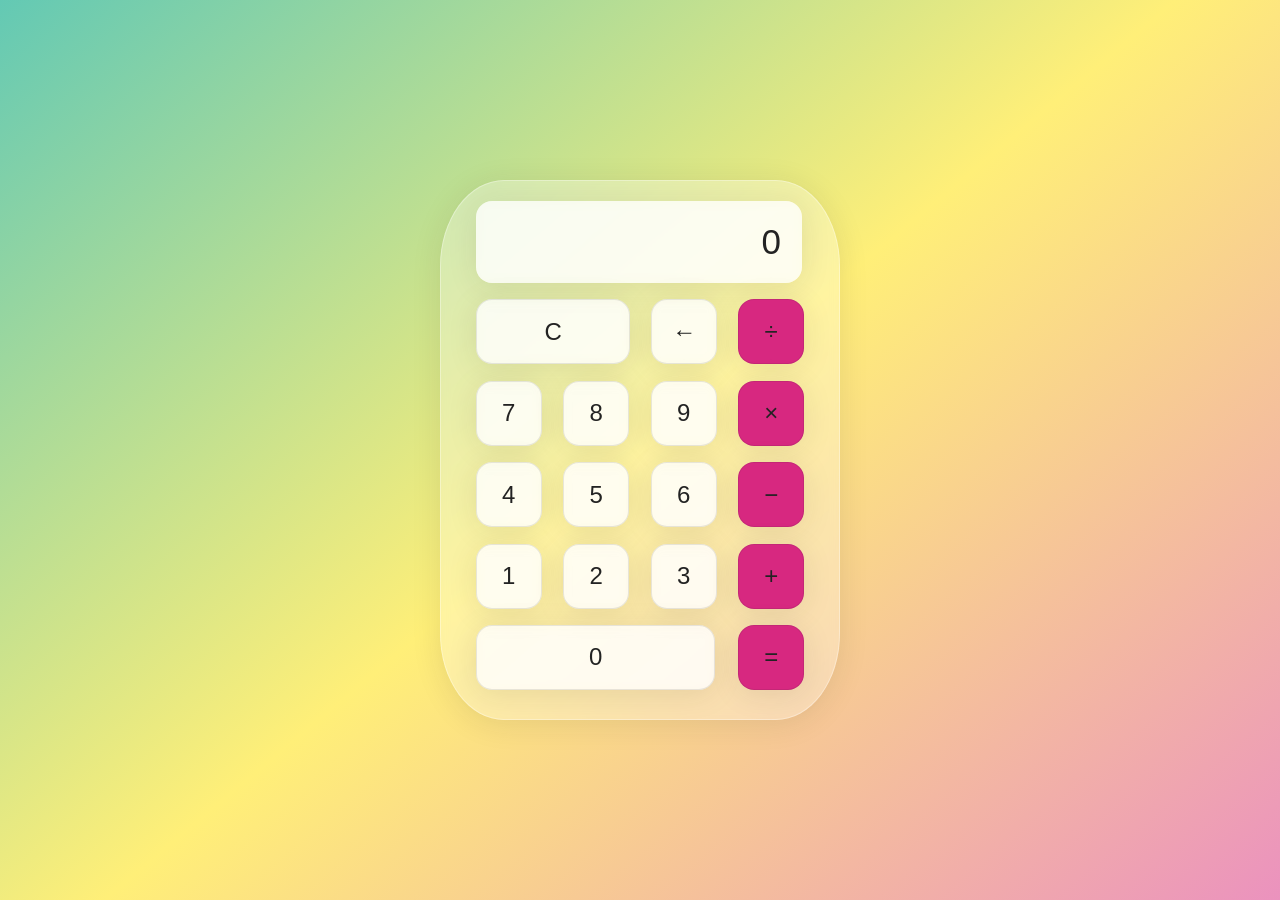
<file: index.html>
<!DOCTYPE html>
<html lang="it">

<head>
    <meta charset="UTF-8">
    <meta http-equiv="X-UA-Compatible" content="IE=edge">
    <meta name="viewport" content="width=device-width,
    initial-scale=1.0">
    <link rel="stylesheet" type="text/css" href="style.css">
    <title> CALCOLATRICE </title>
</head>

<body>
    <div class="wrapper">
        <section class="screen">
            0
        </section>

        <section class="calc-buttons">
            <div class="calc-button-row">
                <button class="calc-button double">
                    C
                </button>
                <button class="calc-button">
                    &larr;
                </button>
                <button class="calc-button">
                    &divide;
                </button>
            </div>


            <div class="calc-button-row">
                <button class="calc-button">
                    7
                </button>
                <button class="calc-button">
                    8
                </button>
                <button class="calc-button">
                    9
                </button>
                <button class="calc-button">
                    &times;
                </button>
            </div>


            <div class="calc-button-row">
                <button class="calc-button">
                    4
                </button>
                <button class="calc-button">
                    5
                </button>
                <button class="calc-button">
                    6
                </button>
                <button class="calc-button">
                    &minus;
                </button>
            </div>

            <div class="calc-button-row">
                <button class="calc-button">
                    1
                </button>
                <button class="calc-button">
                    2
                </button>
                <button class="calc-button">
                    3
                </button>
                <button class="calc-button">
                    &plus;
                </button>
            </div>

            <div class="calc-button-row">
                <button class="calc-button triple">
                    0
                </button>
                <button class="calc-button">
                    &equals;
                </button>
            </div>
        </section>
    </div>
    </div>


    <script src="script.js"></script>
</body>

</html>
</file>
<file: style.css>
html {
    box-sizing: border-box;
    height: 100%;
}

*,
*::before,
*::after {
    box-sizing: inherit;
    margin: 0;
    padding: 0;
}

body {
    align-items: center;
    background: linear-gradient(320deg, #eb92be, #ffef78, #63c9b4);
    display: flex;
    font-family: 'Dosis', sans-serif;
    font-display: swap;
    height: inherit;
    justify-content: center;
}

.wrapper {
    backdrop-filter: blur(5.5px);
    -webkit-backdrop-filter: blur(5.5px);
    /* background: rgba(255, 225, 255, 0.75); */
    border: 1px solid rgba(255, 255, 255, 0.01);
    border-radius: 16%;
    box-shadow: 0 4px 30px rgba(35, 35, 35, 0.1);
    color: #232323;
    backdrop-filter: blur(4px);
    -webkit-backdrop-filter: blur(4px);
    background: rgba(255, 255, 255, 0.30);
    border: 1px solid rgba(255, 255, 255, 0.34);
    flex-basis: 400px;
    height: 540px;
    padding: 20px 35px;
}

.screen {
    backdrop-filter: blur(5.5px);
    -webkit-backdrop-filter: blur(5.5px);
    background: rgba(255, 255, 255, 0.75);
    border: 1px solid rgba(255, 255, 255, 0.01);
    border-radius: 16px;
    box-shadow: 0 4px 30px rgba(35, 35, 35, 0.1);
    color: #232323;
    font-size: 35px;
    overflow: auto;
    padding: 20px;
    text-align: right;
    width: 326px;
}

.calc-button-row {
    display: flex;
    justify-content: space-between;
    margin: 5% 0;
}

.calc-button {
    backdrop-filter: blur(5.5px);
    -webkit-backdrop-filter: blur(5.5px);
    background: rgba(255, 255, 255, 0.75);
    border: 1px solid rgba(35, 35, 35, 0.1);
    border-radius: 16px;
    box-shadow: 0 4px 30px rgba(35, 35, 35, 0.1);
    color: #232323;
    flex-basis: 20%;
    font-family: inherit;
    font-size: 24px;
    height: 65px;
}

.calc-button:last-child {
    backdrop-filter: blur(5.5px);
    -webkit-backdrop-filter: blur(5.5px);
    background: rgba(255, 255, 255, 0.75);
    border: 1px solid rgba(35, 35, 35, 0.1);
    border-radius: 16px;
    box-shadow: 0 4px 30px rgba(35, 35, 35, 0.1);
    color: #232323;
    background: #d72880;
}

.calc-button:hover {
    background: inherit;
}

.calc-button:active {
    background: #ffef78;
}

.double {
    flex-basis: 47%;
}

.triple {
    flex-basis: 73%;
}
</file>
